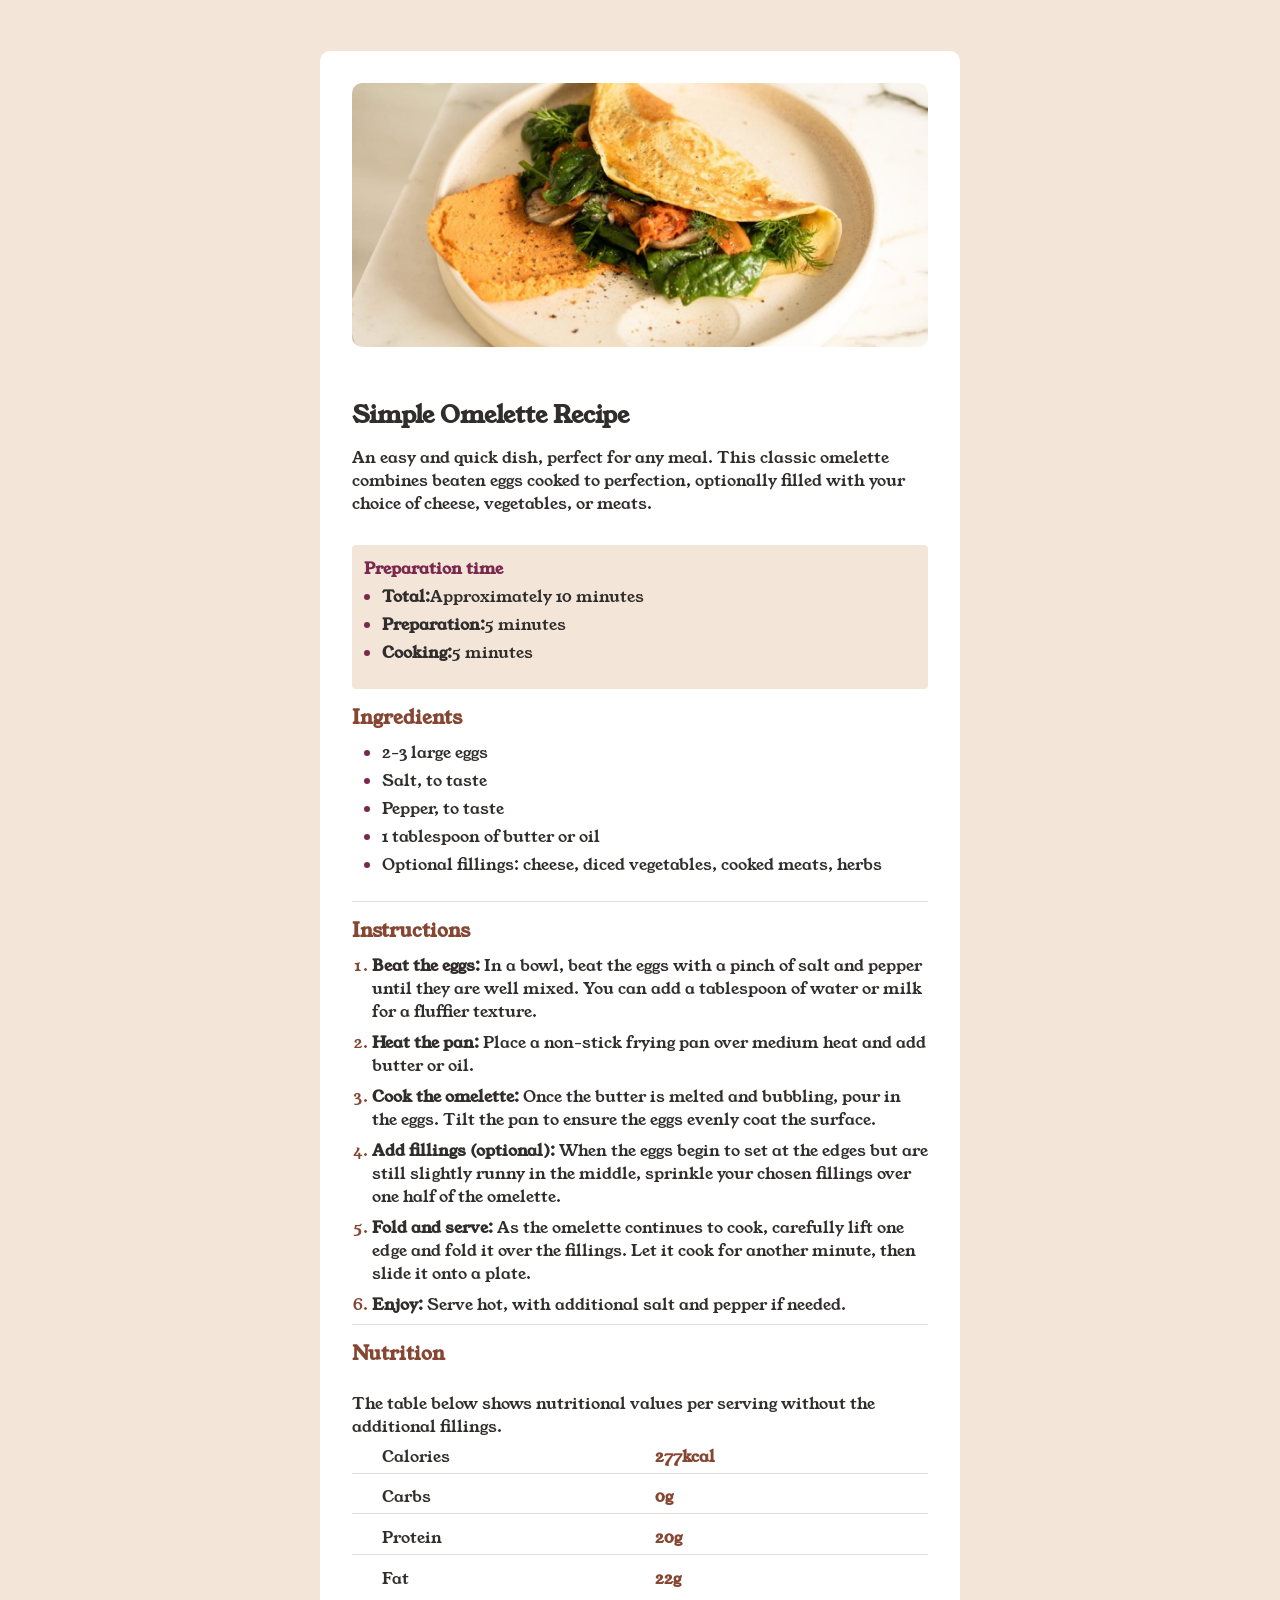
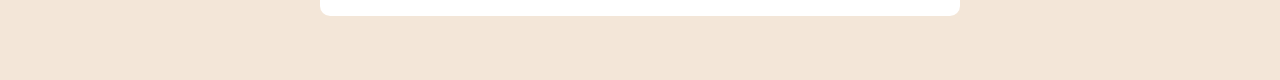
<file: recipe-page-main/index.html>
<!DOCTYPE html>
<html lang="en">
<head>
  <meta charset="UTF-8">
  <meta name="viewport" content="width=device-width, initial-scale=1.0"> <!-- displays site properly based on user's device -->

  <link rel="icon" type="image/png" sizes="32x32" href="./assets/images/favicon-32x32.png">
  
  <title>Frontend Mentor | Recipe page</title>
  <link rel="stylesheet" type="text/css" href="index.css">
  <link href="https://fonts.googleapis.com/css2?family=Young+Serif&display=swap" rel="stylesheet">

 
  
</head>
<body>
  <div class="attribution">
   <img class="Food-Image" src="./assets/images/image-omelette.jpeg">
  
  <div class="text-menu">
   <h2>Simple Omelette Recipe</h2>
   <p>An easy and quick dish, perfect for any meal. This classic omelette combines beaten eggs cooked
    to perfection, optionally filled with your choice of cheese, vegetables, or meats.</p>
   
  <div class="card-text-menu">
  <p class="parag-card">Preparation time </p>
   <ul class="custom-list">
    <li><b>Total:</b>Approximately 10 minutes</li>
    <li><b>Preparation:</b>5 minutes </li>
    <li><b>Cooking:</b>5 minutes </li>
    </ul>
  </div>

  <h3>Ingredients</h3>
  <ul class="custom-list">
    <li>2-3 large eggs </li>
    <li>Salt, to taste </li>
    <li>Pepper, to taste </li>
    <li>1 tablespoon of butter or oil </li>
    <li>Optional fillings: cheese, diced vegetables, cooked meats, herbs</li>
  </ul>
<div class="line"></div>

<h3>Instructions</h3>
<ol>
 <li><b>Beat the eggs: </b>In a bowl, beat the eggs with a pinch of salt and pepper until they are well mixed.
  You can add a tablespoon of water or milk for a fluffier texture.</li>
 <li><b>Heat the pan:</b> Place a non-stick frying pan over medium heat and add butter or oil.</li>
 <li><b>Cook the omelette:</b> Once the butter is melted and bubbling, pour in the eggs. Tilt the pan to ensure
  the eggs evenly coat the surface.
 </li>
 <li><b>Add fillings (optional):</b> When the eggs begin to set at the edges but are still slightly runny in the
  middle, sprinkle your chosen fillings over one half of the omelette.</li>
 <li><b>Fold and serve:</b> As the omelette continues to cook, carefully lift one edge and fold it over the
    fillings. Let it cook for another minute, then slide it onto a plate.</li>
<li><b>Enjoy:</b> Serve hot, with additional salt and pepper if needed.</li> 
</ol>
<div class="line"></div>


<h3>Nutrition</h3>
<p>The table below shows nutritional values per serving without the additional fillings.</p>
     <div>
      <div class="table-menu"><p>Calories</p> <p class="g-coior">277kcal</p></div>
      <div class="table-line"></div>
      <div class="table-menu"><p>Carbs</p> <p class="g-coior">0g</p></div>
      <div class="table-line"></div>
      <div class="table-menu"><p>Protein</p> <p class="g-coior" >20g</p></div>
      <div class="table-line"></div>
      <div class="table-menu"><p>Fat</p> <p class="g-coior">22g</p></div>
     </div>
  </body>
  </html>
  

</div>

 </div>
</div>
</body>
</html>
</file>
<file: recipe-page-main/index.css>
:root{
--bg-color: hsl(30, 54%, 90%);
--bg-card-color: hsl(0, 0%, 100%);
--card-color:hsl(332, 51%, 32%);
--title-color: hsl(14, 45%, 36%);
--prog-title: hsl(24, 5%, 18%);
--prog-color:hsl(30, 10%, 34%);
--line-color: hsl(30, 18%, 87%);


}
*{
    box-sizing: border-box;
    padding: 0;
    margin: 0;
}

body{

    background-color: var(--bg-color); 
    color: var(--prog-title); 
    height: 100%; 
    font-family: "Young Serif", serif;
    font-weight: 400;
    font-style: normal; 

}

.attribution{

    width: 50%;
    height: 98%;
    background-color: var(--bg-card-color);
    margin: 4% 0 5% 25%;
    padding-bottom: 2%;
    border-radius: 10px;
    display: flex;
    flex-direction: column;
}
.Food-Image{
    width:90%;
    border-radius: 10px;
    margin: 5% 0 8% 5%;
    
} 

.text-menu{
    margin:0 5%;   
}

p{
  font-size: 16px;
  margin-top: 2.5%;

}

.card-text-menu{
    background-color: var(--bg-color);
    margin-top: 30px;
    border-radius: 4px;
}

.parag-card{
    padding:2% 0 1% 2%;
    color: var(--card-color);
    font-weight: bold;
}

ul{
    padding: 0 0 20px 30px;
}
ul li{
    margin-bottom: 5px ;
}
ul li::marker{
    color:var(--card-color);
}

b{
    color: var(--prog-title);
}
h3{
    color: var(--title-color);
    padding: 15px 0 10px 0;
}
ol{
    padding-left: 20px;
}
ol li{
    margin-bottom: 8px;
}
ol li::marker{
    color: var(--title-color);
}

.table-menu{
    display: grid;
    grid-template-columns:50% 50%;
    padding-left: 30px;

}

.line{
    width: 100%;
    height: 1px;
    background-color: var(--line-color);

   
}
.table-line{
    width: 100%;
    height: 1px;
    background-color: var(--line-color);
    margin: 5px 0 5px 0;

}

.g-coior{
    color: var(--title-color);
    font-weight: bold;
}

@media (max-width:375px){
    
.attribution{
   width: 100%;
   height: 100%;
   margin-top: 0;
   margin-left:0 ;  
}


}
</file>
